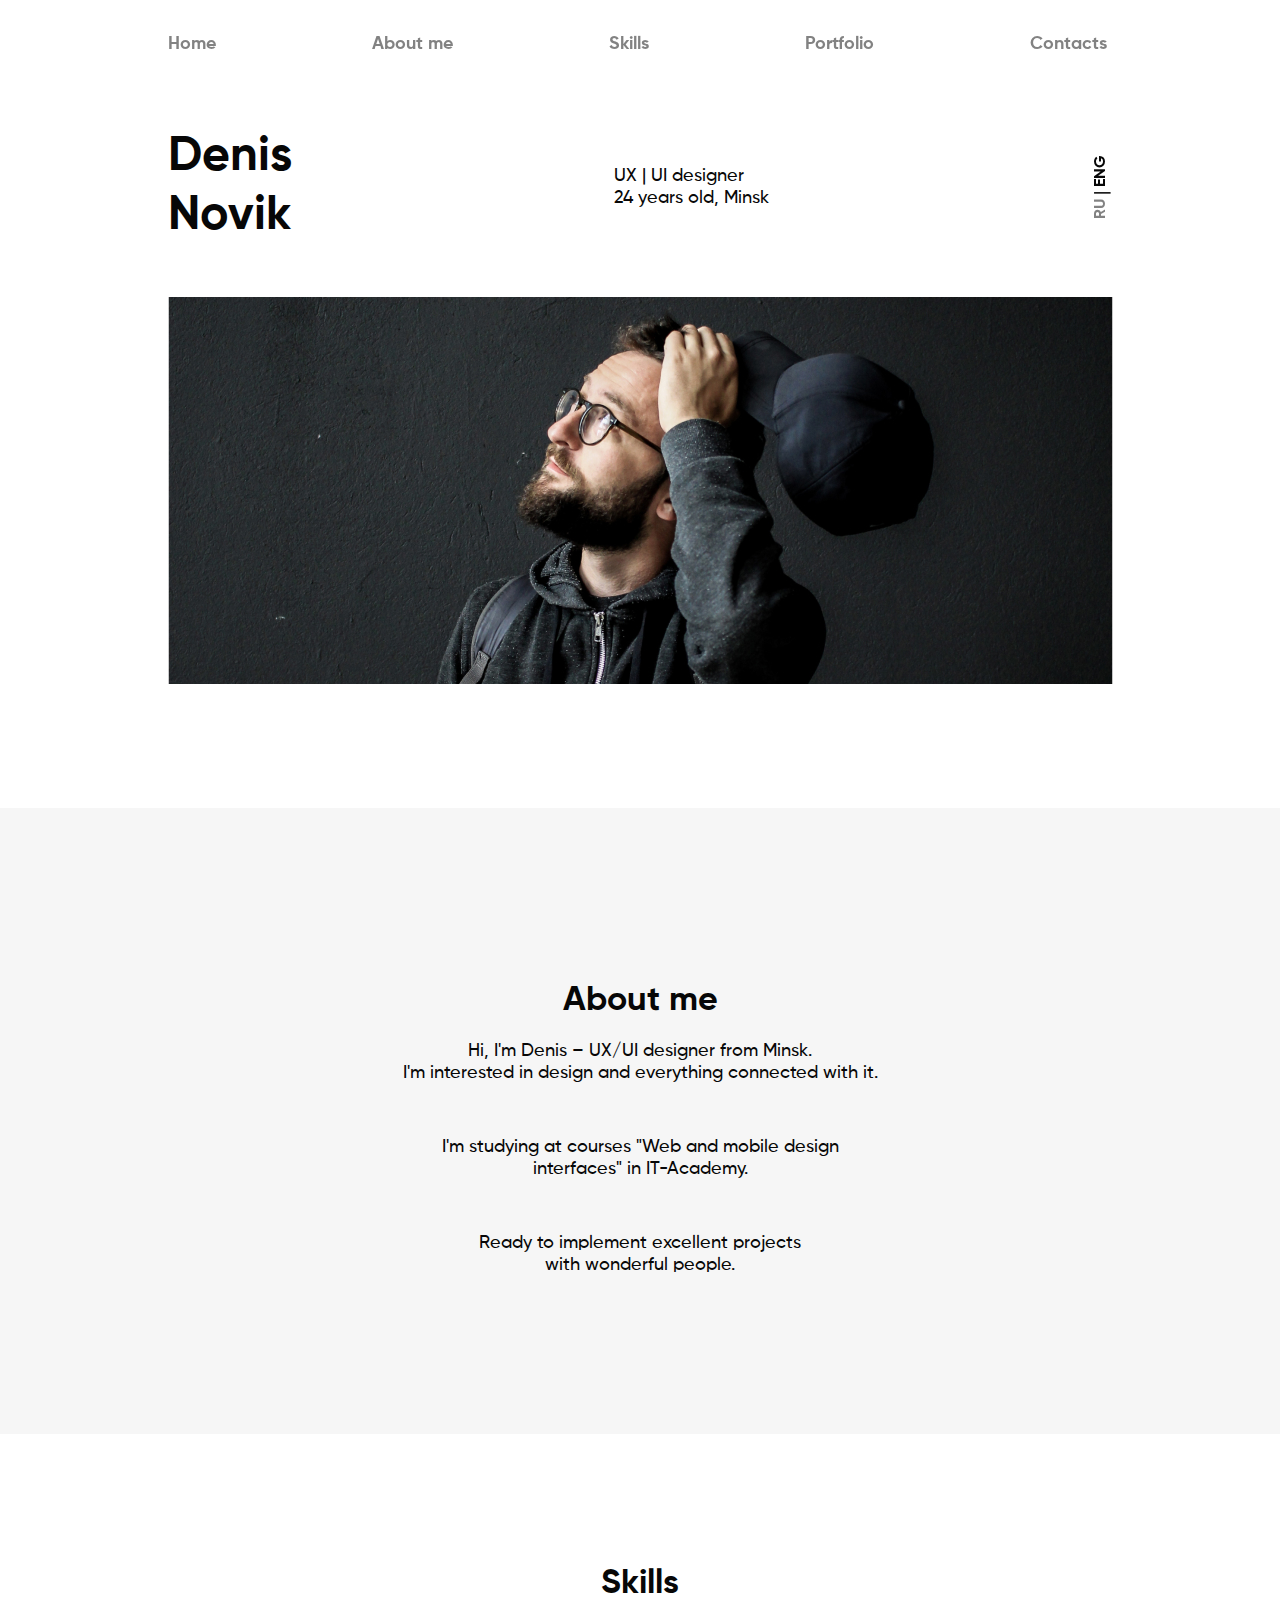
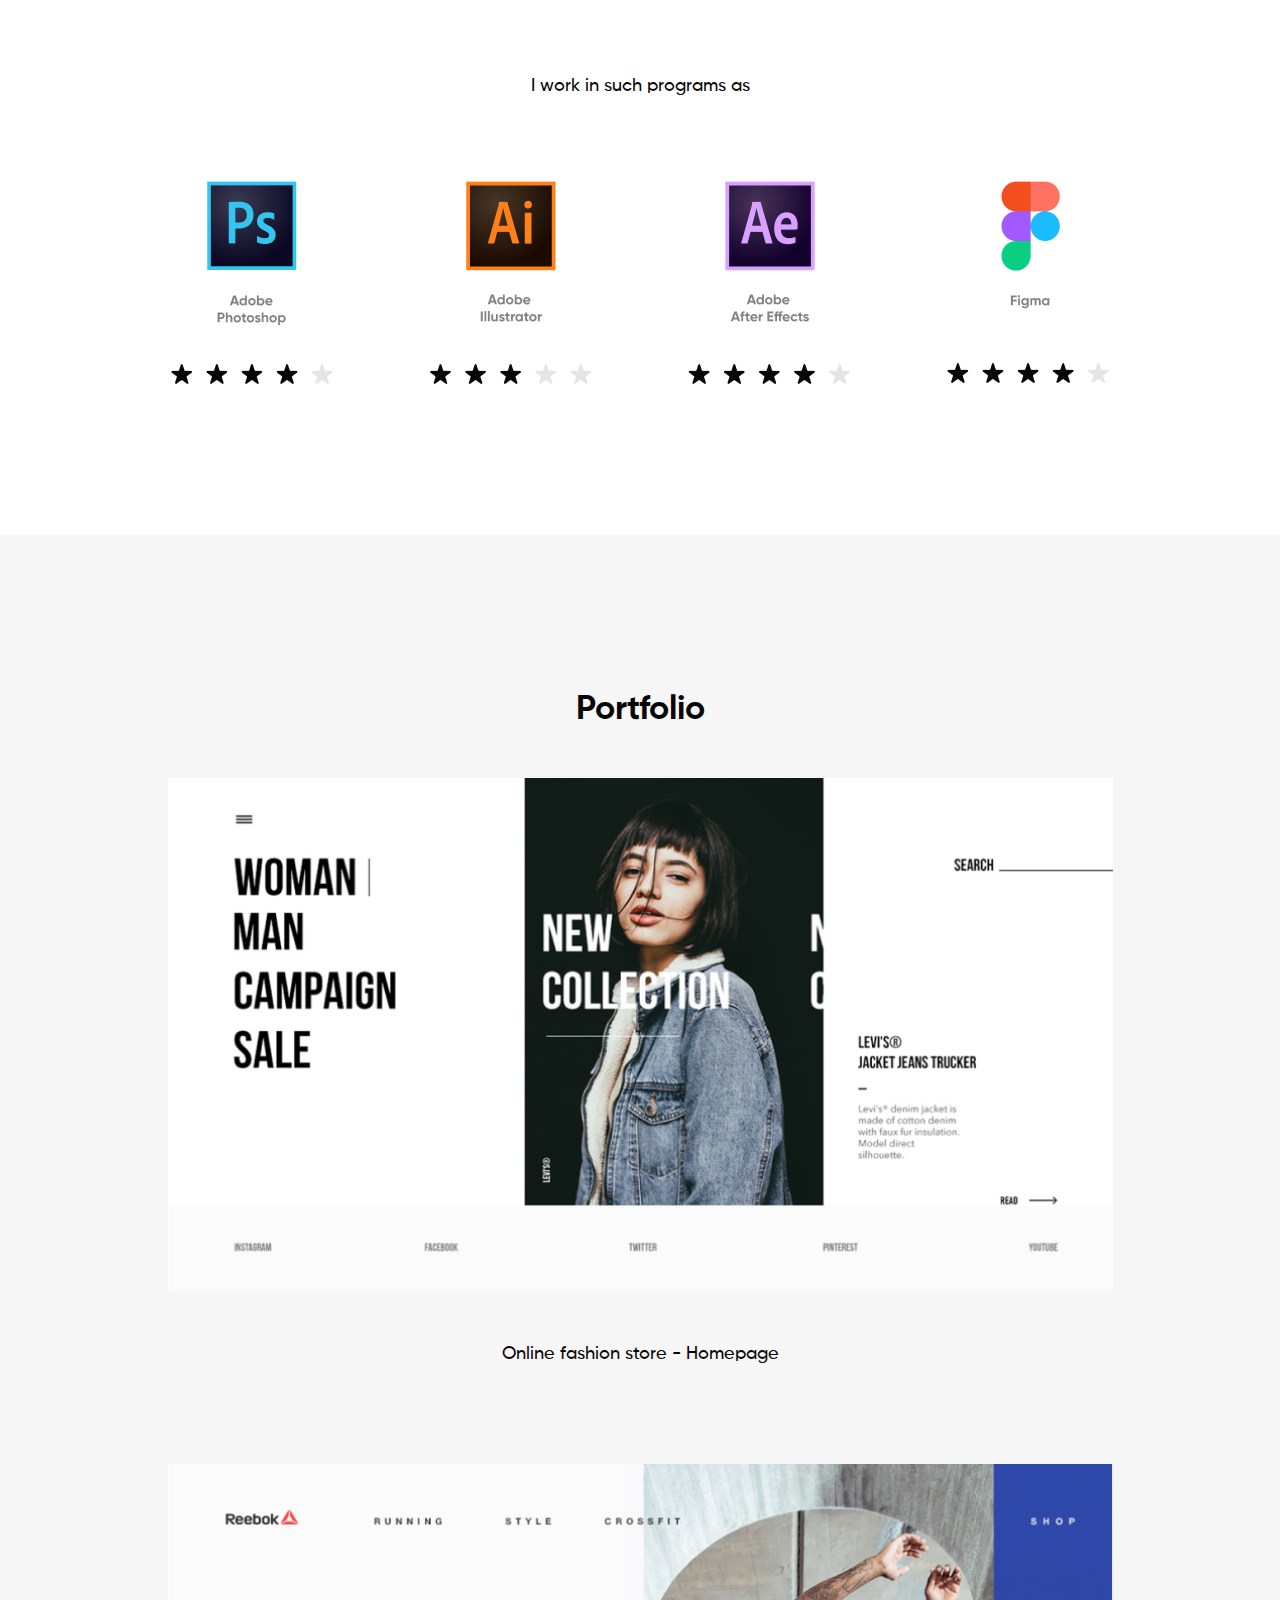
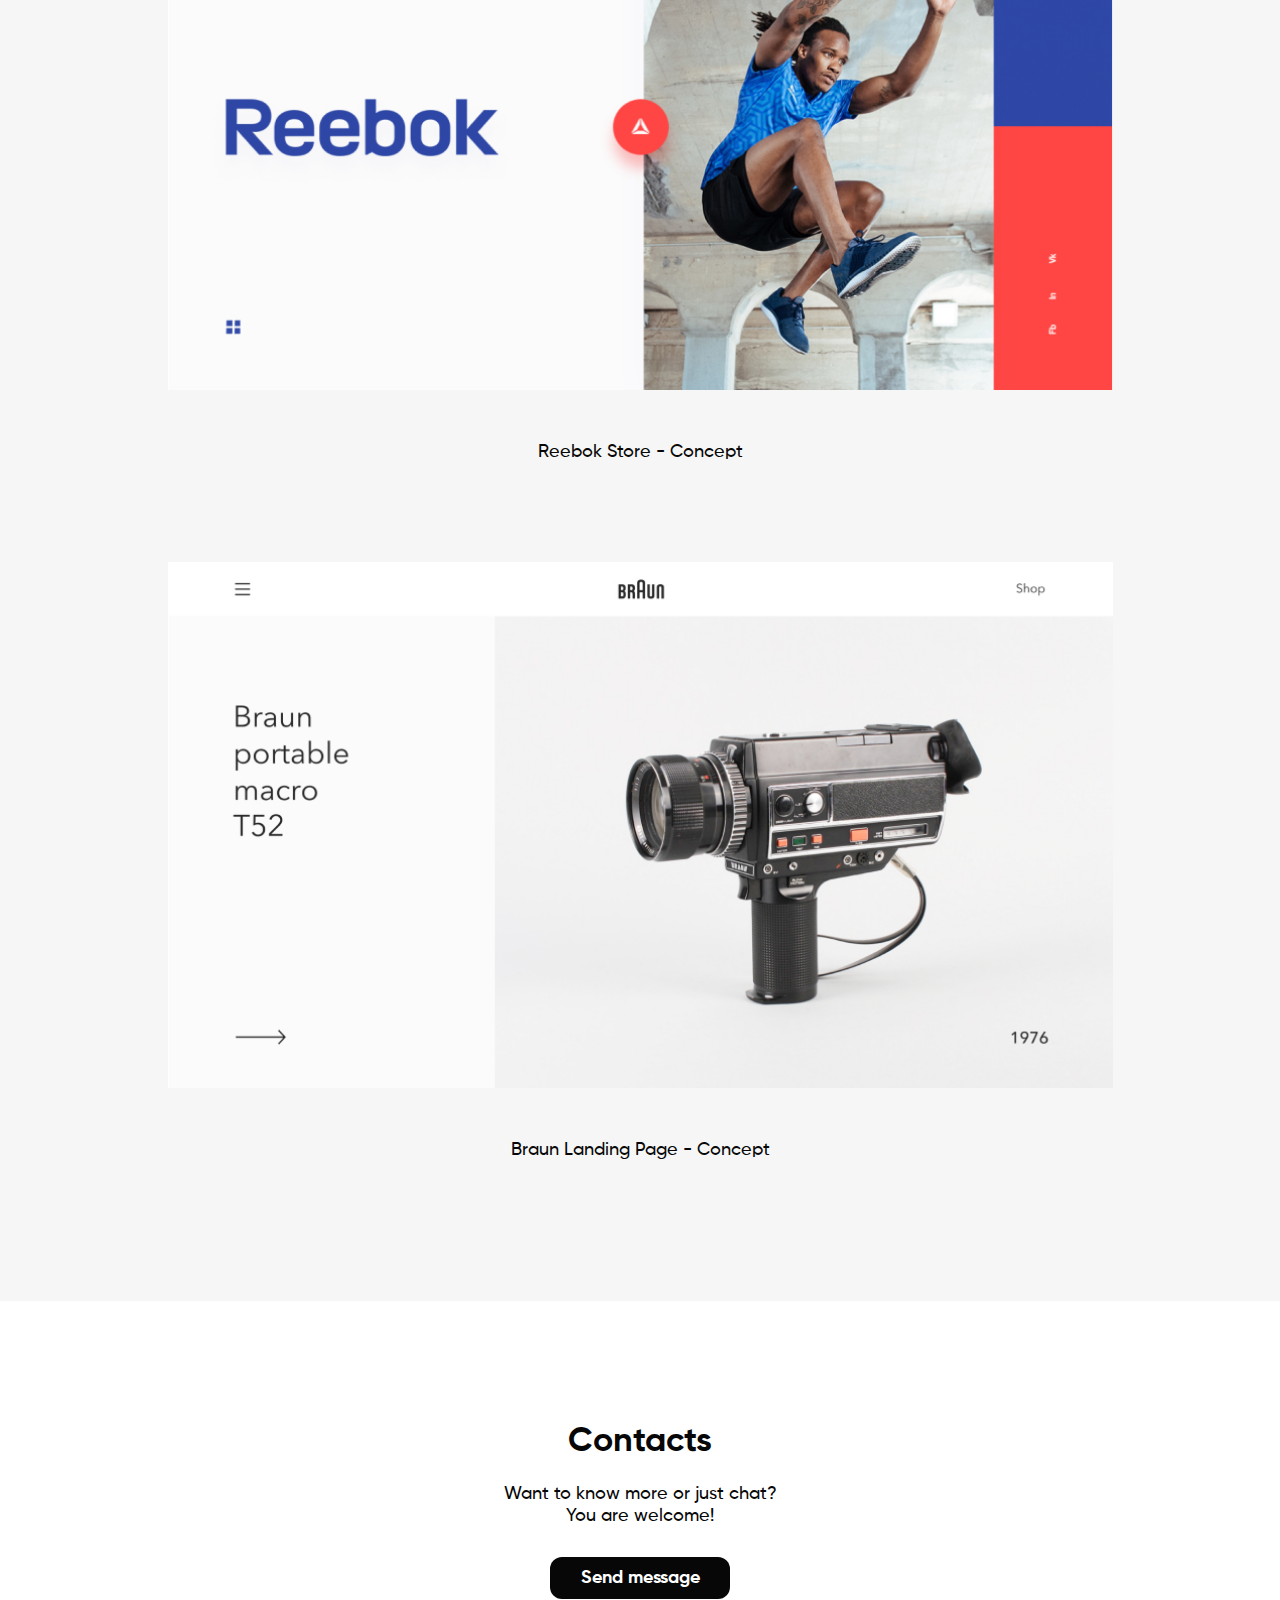
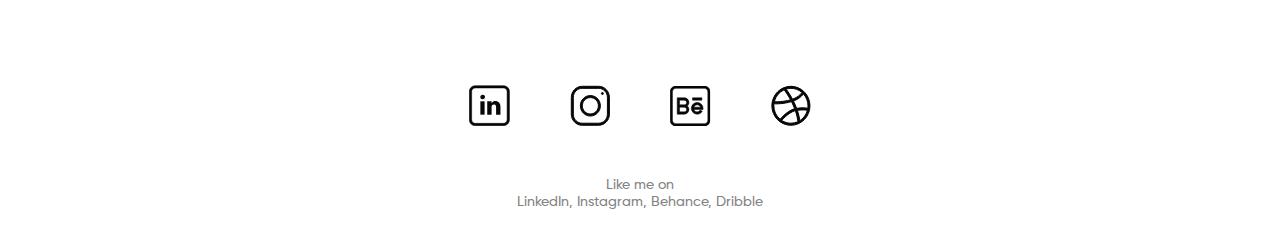
<file: index.html>
<!DOCTYPE html>
<html lang="en">
<head>
    <meta charset="UTF-8">
    <meta http-equiv="X-UA-Compatible" content="IE=edge">
    <meta name="viewport" content="width=device-width, initial-scale=1.0">
    <link rel="stylesheet" href="css/style.css">
    <title>Denis Novik</title>
    <meta name="description" content="Hi, I'm Denis – UX/UI designer from Minsk. 
    I'm interested in design and everything connected with it.">
</head>
<body>
    <div class="wrapper">
        <header class="header">
            <div class="header__container">
                <nav class="header__menu menu">
                    <ul class="menu__list">
                        <li class="menu__item"><a href="#home" class="menu__link">Home</a></li>
                        <li class="menu__item"><a href="#aboutMe" class="menu__link">About me</a></li>
                        <li class="menu__item"><a href="#skills" class="menu__link">Skills</a></li>
                        <li class="menu__item"><a href="#portfolio" class="menu__link">Portfolio</a></li>
                        <li class="menu__item"><a href="#contacts" class="menu__link">Contacts</a></li>
                    </ul>
                </nav>
                <div class="header__humburger">
                    <span></span>
                </div>
                <div class="header__switch">
                    <div class="switch">
                        <a href="ru.html" class="switch__ru translate">RU</a>
                        <!-- <button>
                            <a id="ru" class="switch__ru translate">RU</a>
                        </button> -->
                        <p class="switch_border">|</p>
                        <a href="index.html" class="switch__eng translate translate_active">ENG</a>
                        <!-- <button>
                            <a id="en" class="switch__eng translate translate_active">ENG</a>
                        </button> -->
                    </div>
                </div>
            </div>
        </header>
        <main class="main">
            <section id="home" class="home">
                <div class="home__container">
                    <div class="home__text">
                        <h1 class="home__title title_name">
                            Denis <br>
                            Novik
                        </h1>
                        <p class="home__UX-UI">
                            UX | UI designer <br>
                            24 years old, Minsk
                        </p>
                        <div class="home__switch">
                            <div class="switch">
                                <a href="ru.html" class="switch__ru translate">RU</a>
                                <!-- <button>
                                    <a id="ru" class="switch__ru translate">RU</a>
                                </button> -->
                                <p class="switch_border">|</p>
                                <a href="index.html" class="switch__eng translate translate_active">ENG</a>
                                <!-- <button>
                                    <a id="en" class="switch__eng translate translate_active">ENG</a>
                                </button> -->
                            </div>
                        </div>
                    </div>
                    <div class="home__image">
                        <img src="img/home/designer.jpg" alt="designer">
                    </div>
                    <div class="home__image_mobile">
                        <img src="img/home/designer-mobile.jpg" alt="designer">
                    </div>
                </div>
            </section>
            <section id="aboutMe" class="aboutMe">
                <div class="aboutMe__container">
                    <div class="aboutMe__title">
                        <h2 class="title">
                            About me
                        </h2>
                    </div>
                    <div class="aboutMe__text">
                        <p class="aboutMe__text-item">
                            Hi, I'm Denis – UX/UI designer from Minsk. <br>
                            I'm interested in design and everything connected with it.
                        </p>
                        <p class="aboutMe__text-item">
                            I'm studying at courses  "Web and mobile design <br>
                            interfaces" in IT-Academy.

                        </p>
                        <p class="aboutMe__text-item">                     
                            Ready to implement excellent projects <br>
                             with wonderful people.
                        </p>
                    </div>
                </div>
            </section>
            <section id="skills" class="skills">
                <div class="skills__container">
                    <div class="skills__text">
                        <h2 class="skills__title title">Skills</h2>
                    </div>
                    <div class="skills__subtitle">
                        <p class="skills__text-subtitle">I work in such programs as</p>
                    </div>
                    <div class="skills__logo">
                        <img src="img/skills/photoshop.jpg" alt="Adobe Photoshop" class="skills__photo skills__img">
                        <img src="img/skills/illustrator 6.png" alt="Adobe Illustrator" class="skills__illus skills__img">
                        <img src="img/skills/AE.png" alt="Adobe After Effects" class="skills__AE skills__img">
                        <img src="img/skills/figma.png" alt="Figma" class="skills__figma skills__img">
                    </div>
                </div>
            </section>
            <section id="portfolio" class="portfolio">
                <div class="portfolio__container">
                    <div class="portfolio__title">
                        <h2 class="title">Portfolio</h2>
                    </div>
                    <div class="portfolio__info">
                        <img src="img/portfolio/fashion_store.jpg" alt="Online fashion store" class="portfolio__img">
                        <p class="portfolio__text">Online fashion store - Homepage</p>
                        <img src="img/portfolio/reebok_web.jpg" alt="Reebok Store" class="portfolio__img">
                        <p class="portfolio__text">Reebok Store - Concept</p>
                        <img src="img/portfolio/braun_page.jpg" alt="Braun Landing Page" class="portfolio__img">
                        <p class="portfolio__text">Braun Landing Page - Concept</p>
                    </div>
                </div>
            </section>
        </main>
        <footer id="contacts" class="footer">
            <div class="footer__container">
                <div class="footer__title">
                    <h3 class="title">Contacts</h3>
                </div>
                <div class="footer__subtitle">
                    <p class="subtitle">
                        Want to know more or just chat? <br> 
                        You are welcome!
                    </p>
                </div>
                <div class="footer__button">
                    <button class="buttons">
                        <a href="#" class="buttons_text">Send message</a>
                    </button>
                </div>
                <div class="footer__logo">
                    <a class="footer__logo-link" href="#"><img src="icons/linkedIn.svg" alt="Linkedin" class="footer__logo-img"></a>
                    <a class="footer__logo-link" href="#"><img src="icons/instagram.svg" alt="Instagram" class="footer__logo-img"></a>
                    <a class="footer__logo-link" href="#"><img src="icons/behance.svg" alt="Behance" class="footer__logo-img"></a>
                    <a class="footer__logo-link" href="#"><img src="icons/dribble.svg" alt="Dribble" class="footer__logo-img"></a>
                </div>
                <div class="footer__text">
                    Like me on <br>
                    LinkedIn, Instagram, Behance, Dribble
                </div>
            </div>
        </footer>
    </div>
    <script src="https://ajax.googleapis.com/ajax/libs/jquery/3.6.1/jquery.min.js"></script>
    <script src="js/main.js"></script>
</body>
</html>
</file>
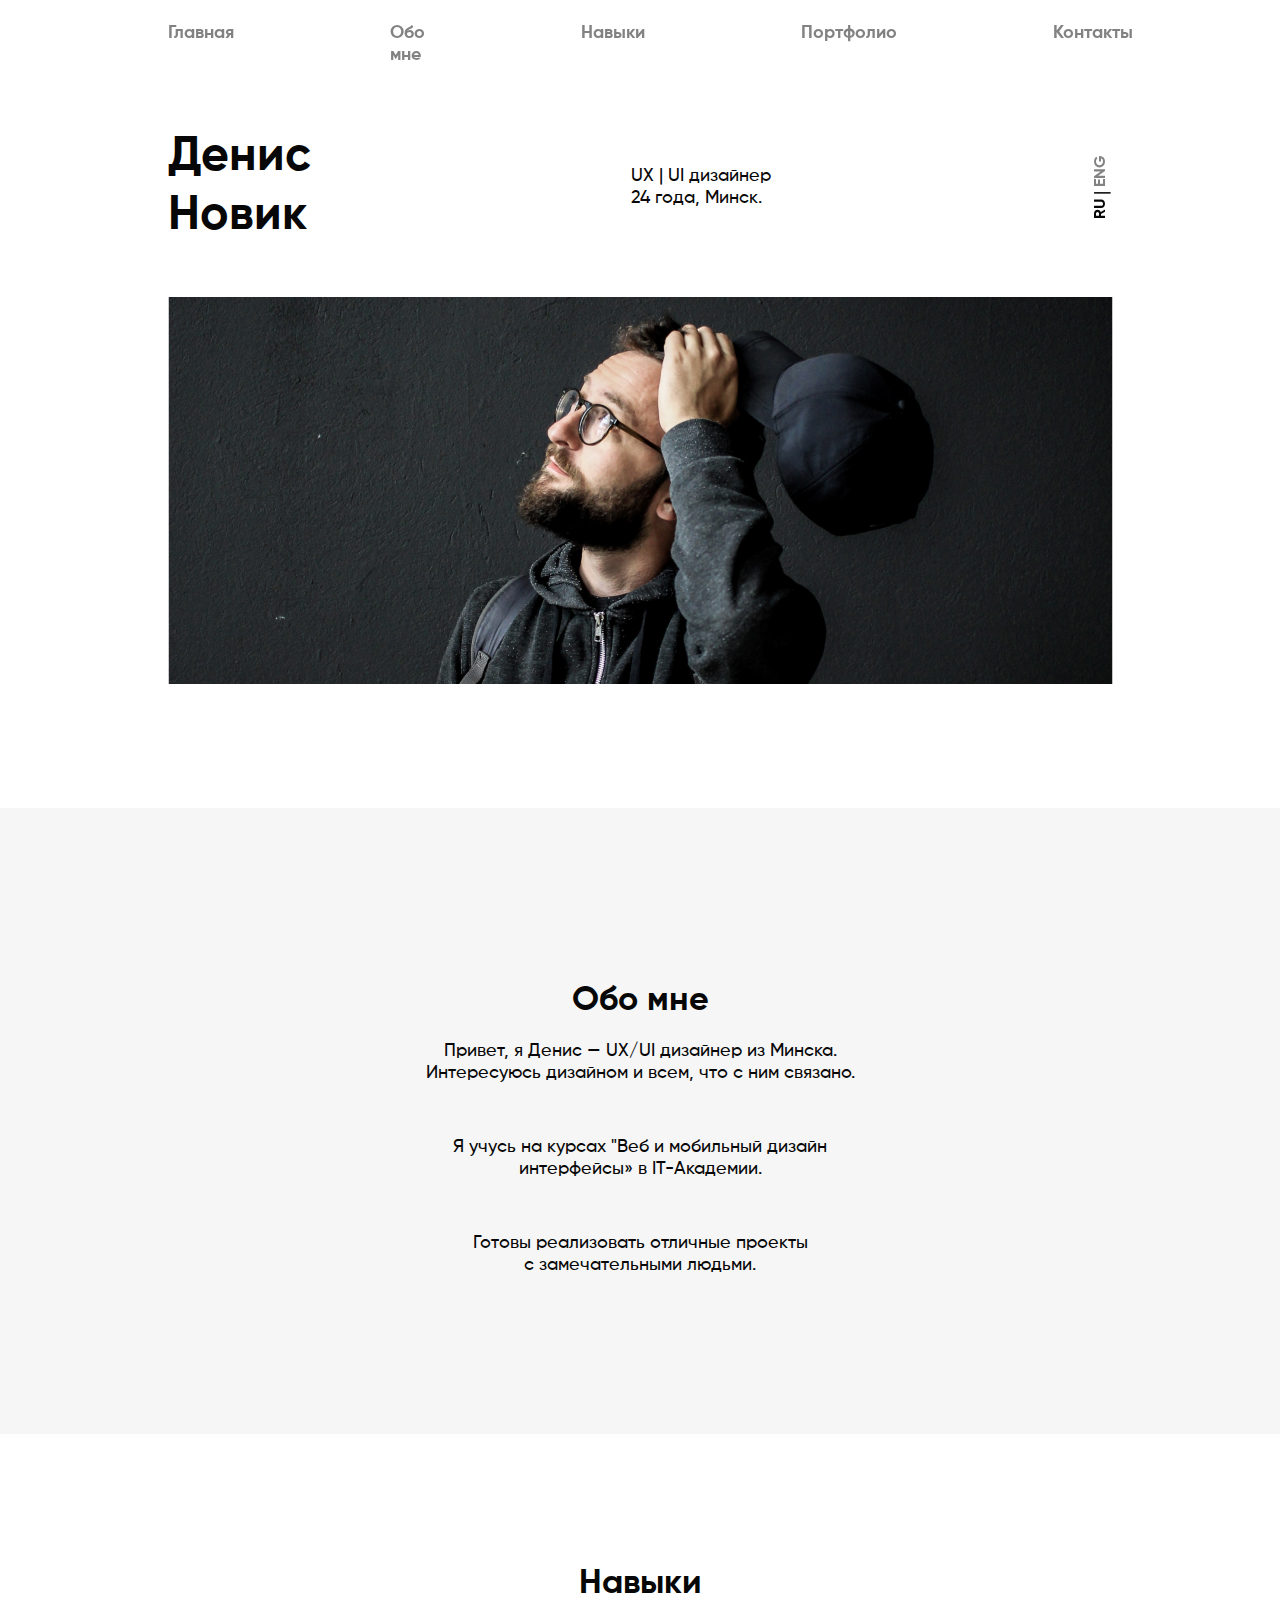
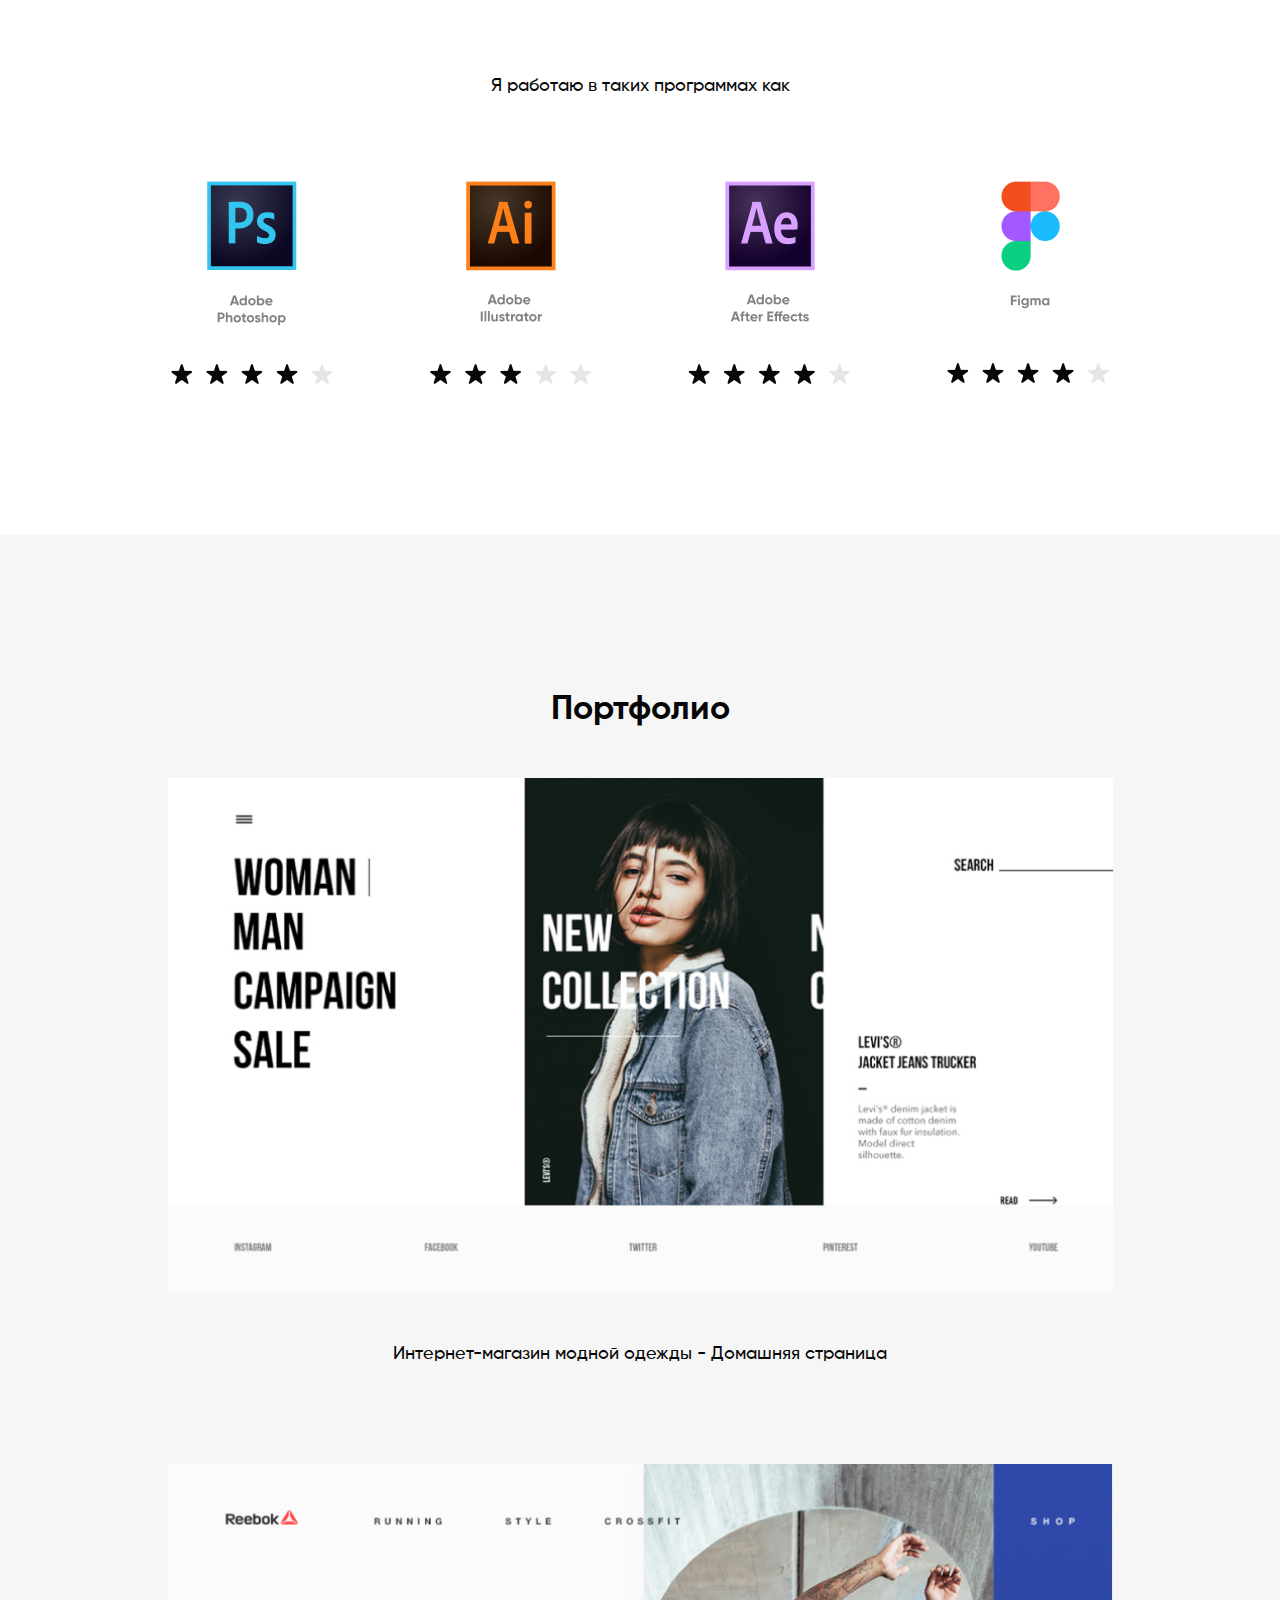
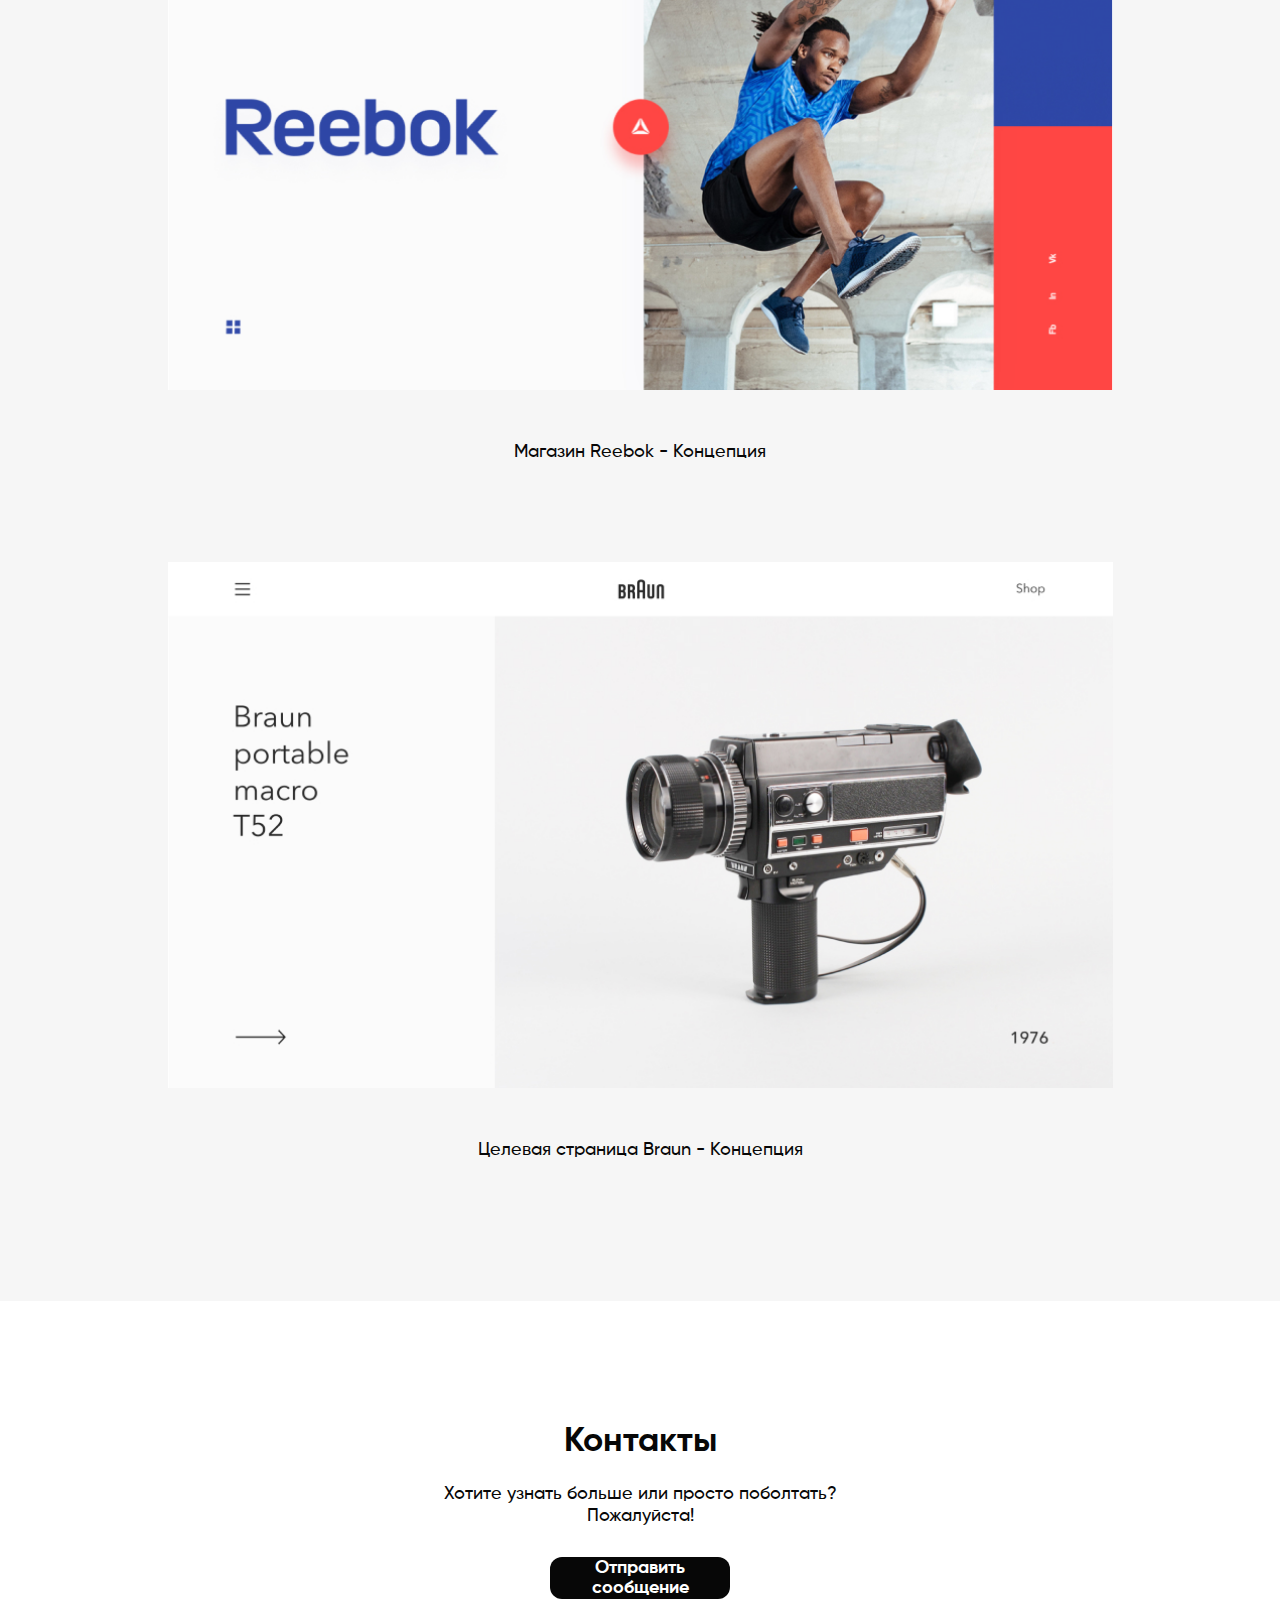
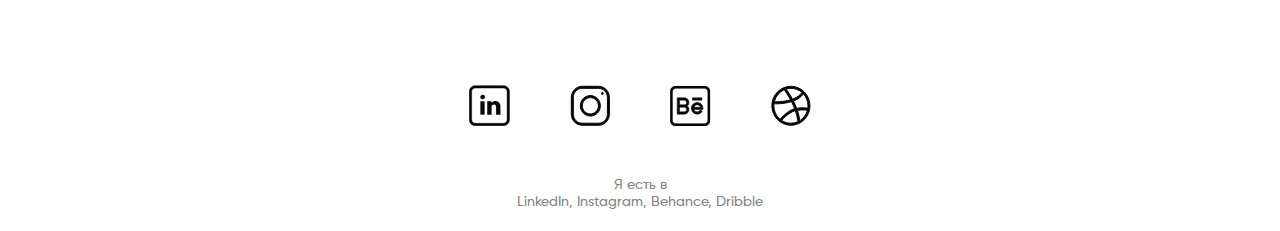
<file: ru.html>
<!DOCTYPE html>
<html lang="ru">
<head>
    <meta charset="UTF-8">
    <meta http-equiv="X-UA-Compatible" content="IE=edge">
    <meta name="viewport" content="width=device-width, initial-scale=1.0">
    <link rel="stylesheet" href="css/style.css">
    <title>Denis Novik</title>
    <meta name="description" content="Привет, я Денис — UX/UI дизайнер из Минска.
    Интересуюсь дизайном и всем, что с ним связано.">
</head>
<body>
    <div class="wrapper">
        <header class="header">
            <div class="header__container">
                <nav class="header__menu menu">
                    <ul class="menu__list">
                        <li class="menu__item"><a href="#home" class="menu__link">Главная</a></li>
                        <li class="menu__item"><a href="#aboutMe" class="menu__link">Обо мне</a></li>
                        <li class="menu__item"><a href="#skills" class="menu__link">Навыки</a></li>
                        <li class="menu__item"><a href="#portfolio" class="menu__link">Портфолио</a></li>
                        <li class="menu__item"><a href="#contacts" class="menu__link">Контакты</a></li>
                    </ul>
                </nav>
                <div class="header__humburger">
                    <span></span>
                </div>
                <div class="header__switch">
                    <div class="switch">
                        <a href="ru.html" class="switch__ru translate translate_active">RU</a>
                        <!-- <button>
                            <a id="ru" class="switch__ru translate">RU</a>
                        </button> -->
                        <p class="switch_border">|</p>
                        <a href="index.html" class="switch__eng translate">ENG</a>
                        <!-- <button>
                            <a id="en" class="switch__eng translate translate_active">ENG</a>
                        </button> -->
                    </div>
                </div>
            </div>
        </header>
        <main class="main">
            <section id="home" class="home">
                <div class="home__container">
                    <div class="home__text">
                        <h1 class="home__title title_name">
                            Денис <br>
                            Новик
                        </h1>
                        <p class="home__UX-UI">
                            UX | UI дизайнер <br>
                            24 года, Минск. 
                        </p>
                        <div class="home__switch">
                            <div class="switch">
                                <a href="ru.html" class="switch__ru translate translate_active">RU</a>
                                <!-- <button>
                                    <a id="ru" class="switch__ru translate">RU</a>
                                </button> -->
                                <p class="switch_border">|</p>
                                <a href="index.html" class="switch__eng translate">ENG</a>
                                <!-- <button>
                                    <a id="en" class="switch__eng translate translate_active">ENG</a>
                                </button> -->
                            </div>
                        </div>
                    </div>
                    <div class="home__image">
                        <img src="img/home/designer.jpg" alt="дизайнер">
                    </div>
                    <div class="home__image_mobile">
                        <img src="img/home/designer-mobile.jpg" alt="designer">
                    </div>
                </div>
            </section>
            <section id="aboutMe" class="aboutMe">
                <div class="aboutMe__container">
                    <div class="aboutMe__title">
                        <h2 class="title">
                            Обо мне
                        </h2>
                    </div>
                    <div class="aboutMe__text">
                        <p class="aboutMe__text-item">
                            Привет, я Денис — UX/UI дизайнер из Минска. <br>
                            Интересуюсь дизайном и всем, что с ним связано.
                        </p>
                        <p class="aboutMe__text-item">
                            Я учусь на курсах "Веб и мобильный дизайн <br>
                            интерфейсы» в IT-Академии.
                        </p>
                        <p class="aboutMe__text-item">                     
                            Готовы реализовать отличные проекты <br>
                             с замечательными людьми.
                        </p>
                    </div>
                </div>
            </section>
            <section id="skills" class="skills">
                <div class="skills__container">
                    <div class="skills__text">
                        <h2 class="skills__title title">Навыки</h2>
                    </div>
                    <div class="skills__subtitle">
                        <p class="skills__text-subtitle">Я работаю в таких программах как</p>
                    </div>
                    <div class="skills__logo">
                        <img src="img/skills/photoshop.jpg" alt="Adobe Photoshop" class="skills__photo skills__img">
                        <img src="img/skills/illustrator 6.png" alt="Adobe Illustrator" class="skills__illus skills__img">
                        <img src="img/skills/AE.png" alt="Adobe After Effects" class="skills__AE skills__img">
                        <img src="img/skills/figma.png" alt="Figma" class="skills__figma skills__img">
                    </div>
                </div>
            </section>
            <section id="portfolio" class="portfolio">
                <div class="portfolio__container">
                    <div class="portfolio__title">
                        <h2 class="title">Портфолио</h2>
                    </div>
                    <div class="portfolio__info">
                        <img src="img/portfolio/fashion_store.jpg" alt="Online fashion store" class="portfolio__img">
                        <p class="portfolio__text">Интернет-магазин модной одежды - Домашняя страница</p>
                        <img src="img/portfolio/reebok_web.jpg" alt="Reebok Store" class="portfolio__img">
                        <p class="portfolio__text">Магазин Reebok - Концепция</p>
                        <img src="img/portfolio/braun_page.jpg" alt="Braun Landing Page" class="portfolio__img">
                        <p class="portfolio__text">Целевая страница Braun - Концепция</p>
                    </div>
                </div>
            </section>
        </main>
        <footer id="contacts" class="footer">
            <div class="footer__container">
                <div class="footer__title">
                    <h3 class="title">Контакты</h3>
                </div>
                <div class="footer__subtitle">
                    <p class="subtitle">
                        Хотите узнать больше или просто поболтать? <br>
                        Пожалуйста!
                    </p>
                </div>
                <div class="footer__button">
                    <button class="buttons">
                        <a href="#" class="buttons_text">Отправить сообщение</a>
                    </button>
                </div>
                <div class="footer__logo">
                    <a class="footer__logo-link" href="#"><img src="icons/linkedIn.svg" alt="Linkedin" class="footer__logo-img"></a>
                    <a class="footer__logo-link" href="#"><img src="icons/instagram.svg" alt="Instagram" class="footer__logo-img"></a>
                    <a class="footer__logo-link" href="#"><img src="icons/behance.svg" alt="Behance" class="footer__logo-img"></a>
                    <a class="footer__logo-link" href="#"><img src="icons/dribble.svg" alt="Dribble" class="footer__logo-img"></a>
                </div>
                <div class="footer__text">
                    Я есть в <br>
                    LinkedIn, Instagram, Behance, Dribble
                </div>
            </div>
        </footer>
    </div>
    <script src="https://ajax.googleapis.com/ajax/libs/jquery/3.6.1/jquery.min.js"></script>
    <script src="js/main.js"></script>
</body>
</html>
</file>
<file: css/style.css>
/*! normalize.css v8.0.1 | MIT License | github.com/necolas/normalize.css */html{line-height:1.15;-webkit-text-size-adjust:100%}body{margin:0}main{display:block}h1{font-size:2em;margin:.67em 0}hr{box-sizing:content-box;height:0;overflow:visible}pre{font-family:monospace,monospace;font-size:1em}a{background-color:rgba(0,0,0,0)}abbr[title]{border-bottom:none;text-decoration:underline;-webkit-text-decoration:underline dotted;text-decoration:underline dotted}b,strong{font-weight:bolder}code,kbd,samp{font-family:monospace,monospace;font-size:1em}small{font-size:80%}sub,sup{font-size:75%;line-height:0;position:relative;vertical-align:baseline}sub{bottom:-0.25em}sup{top:-0.5em}img{border-style:none}button,input,optgroup,select,textarea{font-family:inherit;font-size:100%;line-height:1.15;margin:0}button,input{overflow:visible}button,select{text-transform:none}button,[type=button],[type=reset],[type=submit]{-webkit-appearance:button}button::-moz-focus-inner,[type=button]::-moz-focus-inner,[type=reset]::-moz-focus-inner,[type=submit]::-moz-focus-inner{border-style:none;padding:0}button:-moz-focusring,[type=button]:-moz-focusring,[type=reset]:-moz-focusring,[type=submit]:-moz-focusring{outline:1px dotted ButtonText}fieldset{padding:.35em .75em .625em}legend{box-sizing:border-box;color:inherit;display:table;max-width:100%;padding:0;white-space:normal}progress{vertical-align:baseline}textarea{overflow:auto}[type=checkbox],[type=radio]{box-sizing:border-box;padding:0}[type=number]::-webkit-inner-spin-button,[type=number]::-webkit-outer-spin-button{height:auto}[type=search]{-webkit-appearance:textfield;outline-offset:-2px}[type=search]::-webkit-search-decoration{-webkit-appearance:none}::-webkit-file-upload-button{-webkit-appearance:button;font:inherit}details{display:block}summary{display:list-item}template{display:none}[hidden]{display:none}html,body,div,span,applet,object,iframe,h1,h2,h3,h4,h5,h6,p,blockquote,pre,a,abbr,acronym,address,big,cite,code,del,dfn,em,img,ins,kbd,q,s,samp,small,strike,strong,sub,sup,tt,var,b,u,i,center,dl,dt,dd,ol,ul,li,fieldset,form,label,legend,table,caption,tbody,tfoot,thead,tr,th,td,article,aside,canvas,details,embed,figure,figcaption,footer,header,hgroup,menu,nav,output,ruby,section,summary,time,mark,audio,video{margin:0;padding:0;border:0;font-size:100%;font:inherit;vertical-align:baseline}a{text-decoration:none}article,aside,details,figcaption,figure,footer,header,hgroup,menu,nav,section{display:block}body{line-height:1}ol,ul{list-style:none}blockquote,q{quotes:none}blockquote:before,blockquote:after,q:before,q:after{content:"";content:none}table{border-collapse:collapse;border-spacing:0}@font-face{font-family:"Gilroy";font-weight:500;font-style:normal;src:local("Gilroy-Medium"),url("../font/Gilroy-Medium.woff2") format("woff2"),url("../font/Gilroy-Medium.woff") format("woff"),url("../font/Gilroy-Medium.eot") format("eot");font-display:swap}@font-face{font-family:"Gilroy";font-weight:700;font-style:normal;src:local("Gilroy-Bold"),url("../font/Gilroy-Bold.woff2") format("woff2"),url("../font/Gilroy-Bold.woff") format("woff"),url("../font/Gilroy-Bold.eot") format("eot");font-display:swap}html,body{height:100%;line-height:22px}body{font-family:"Gilroy";font-weight:500;font-size:18px;color:#070707}body a{color:#070707}.wrapper{overflow:hidden;display:flex;flex-direction:column;min-height:100%}[class*=__container]{max-width:945px;margin:0px auto;padding:0px 15px}.menu{display:flex}.menu__list{display:flex;gap:156px}.menu__item{font-weight:700;opacity:.5;transition:all .4s ease 0s}.menu__item:hover{opacity:1}.title{font-weight:700;font-size:34px;line-height:42px;text-align:center}.title_name{font-weight:700;font-size:48px;line-height:59px}.switch{display:flex;gap:4px;-ms-writing-mode:tb-rl;writing-mode:vertical-rl;transform:rotate(-180deg)}.switch__border{border-left:2px solid #070707;height:20px}.translate{font-weight:700;font-size:16px;line-height:20px;color:#070707;opacity:.5;transition:all .4s ease 0s}.translate_active{opacity:1}.buttons{background:#070707;height:42px;width:180px;border:none;border-radius:12px;transition:all .4s ease 0s}.buttons:hover{transform:scale(1.05)}.buttons_text{font-weight:700;color:#fff;z-index:2}.header__container{display:flex;min-height:88px;align-items:center}.header__humburger{display:none}.header__menu{flex:1 1 auto}.header__switch{display:none}.home{padding:40px 0 0 0}.home__container{display:flex;min-height:680px;flex-direction:column}.home__text{display:flex;justify-content:space-between;align-items:center;margin:0 0 50px 0}.home__switch{display:flex}.home__image{overflow:hidden}.home__image img{width:100%;height:100%}.home__image_mobile{display:none}.aboutMe{background-color:#f6f6f6;padding:120px 0 0 0;text-align:center}.aboutMe__container{display:flex;flex-direction:column;justify-content:center;min-height:506px}.aboutMe__title{margin:0 0 18px 0}.aboutMe__text{margin:0 auto 107px auto;max-width:485px}.aboutMe__text-item:not(:last-child){margin:0 0 52px 0}.skills{padding:91px 0 0 0;text-align:center}.skills__container{display:flex;flex-direction:column;justify-content:center;min-height:610px}.skills__text{margin:0 0 70px 0}.skills__subtitle{margin:0 0 84px 0}.skills__logo{display:flex;justify-content:space-between;align-items:center;margin:0 0 110px 0}.skills__img{overflow:hidden}.skills__img img{width:100%;height:100%}.skills__img:not(:last-child){margin:0 20px 0 0}.portfolio{padding:113px 0 0 0;background-color:#f6f6f6;text-align:center}.portfolio__container{display:flex;flex-direction:column;justify-content:center;min-height:2253px}.portfolio__title{margin:0 0 47px 0}.portfolio__info{overflow:hidden}.portfolio__info img{width:100%;height:100%}.portfolio__img{margin:0 0 45px 0}.portfolio__text{margin:0 0 99px 0}.footer{padding:115px 0 0 0;text-align:center}.footer__container{display:flex;flex-direction:column;justify-content:center;min-height:415px}.footer__title{margin:0 0 20px 0}.footer__subtitle{margin:0 0 30px 0}.footer__button{margin:0 0 86px 0}.footer__logo{margin:0 auto 45px auto;min-width:343px;min-height:41px;display:flex;justify-content:space-between;align-items:center}.footer__logo-link{transition:all .4s ease 0s}.footer__logo-link:hover{transform:scale(1.05)}.footer__text{font-size:14px;line-height:17px;color:#828282;margin:0 0 15px 0}@media(max-width: 991.98px){[class*=__container]{max-width:750px}.menu__list{gap:104px}}@media(max-width: 767.98px){[class*=__container]{max-width:none;padding:0px 30px}body.lock{overflow:hidden}.header{position:fixed;top:0px;right:0px}.header__humburger{z-index:5;display:block;position:relative;width:30px;height:18px;cursor:pointer}.header__humburger span,.header__humburger::before,.header__humburger::after{position:absolute;left:0;height:10%;width:100%;transition:all .4s ease 0s;background-color:#070707}.header__humburger::before,.header__humburger::after{content:""}.header__humburger::before{top:0}.header__humburger::after{bottom:0}.header__humburger span{top:50%;transform:scale(1) translate(0px, -50%)}.header__humburger.active span{transform:scale(0) translate(0px, -50%)}.header__humburger.active::before{top:50%;transform:rotate(-45deg) translate(0px, -50%)}.header__humburger.active::after{bottom:50%;transform:rotate(45deg) translate(0px, 50%)}.header__switch{display:block}.menu__list{position:fixed;display:flex;flex-direction:column;gap:68px;top:0;left:100%;width:100%;height:100%;background-color:#fff;padding:66px 26px 30px 26px;transition:left .4s ease 0s;overflow:auto}.menu__list.active{left:0}.menu__item{font-size:34px;line-height:42px}.home{padding:20px 0 0 0}.home__container{display:flex;min-height:836px;flex-direction:column}.home__text{display:flex;flex-direction:column;align-items:flex-start;margin:0 0 37px 0}.home__image{display:none}.home__image_mobile{display:block;overflow:hidden;margin:0 0 83px 0}.home__image_mobile img{width:100%;height:100%}.home__title{margin:0 0 23px 0}.home__switch{display:none}.aboutMe{padding:81px 0 0 0}.aboutMe__container{min-height:491px}.aboutMe__title{margin:0 0 30px 0}.aboutMe__text{margin:0 auto 76px auto;max-width:316px}.aboutMe__text-item br{display:none}.aboutMe__text-item:not(:last-child){margin:0 0 52px 0}.switch{transform:rotate(0);position:fixed;bottom:57px;right:-100%;transition:right .4s ease 0s}.switch a,.switch p{font-size:34px;line-height:42px}.switch.active{right:28px}.skills{padding:83px 0 0 0}.skills__container{min-height:1421px}.skills__text{margin:0 0 50px 0}.skills__subtitle{margin:0 0 71px 0}.skills__logo{display:flex;flex-direction:column;align-items:center;margin:0 0 99px 0}.skills__img{overflow:hidden}.skills__img img{width:100%;height:100%}.skills__img:not(:last-child){margin:0 0 81px 0}.portfolio{padding:81px 0 0 0}.portfolio__container{min-height:1118px}.portfolio__title{margin:0 0 64px 0}.portfolio__info{overflow:hidden}.portfolio__info img{width:100%;height:100%}.portfolio__img{margin:0 0 33px 0}.portfolio__text{margin:0 0 78px 0}.footer{padding:82px 0 0 0}.footer__container{min-height:415px}.footer__title{margin:0 0 27px 0}.footer__subtitle{margin:0 0 39px 0}.footer__button{margin:0 0 48px 0}.footer__logo{margin:0 auto 48px auto;min-width:315px;min-height:41px}.footer__logo-link{transition:all .4s ease 0s}.footer__logo-link:hover{transform:scale(1.05)}.footer__text{font-size:14px;line-height:17px;color:#828282;margin:0 0 15px 0}}/*# sourceMappingURL=style.css.map */
</file>
